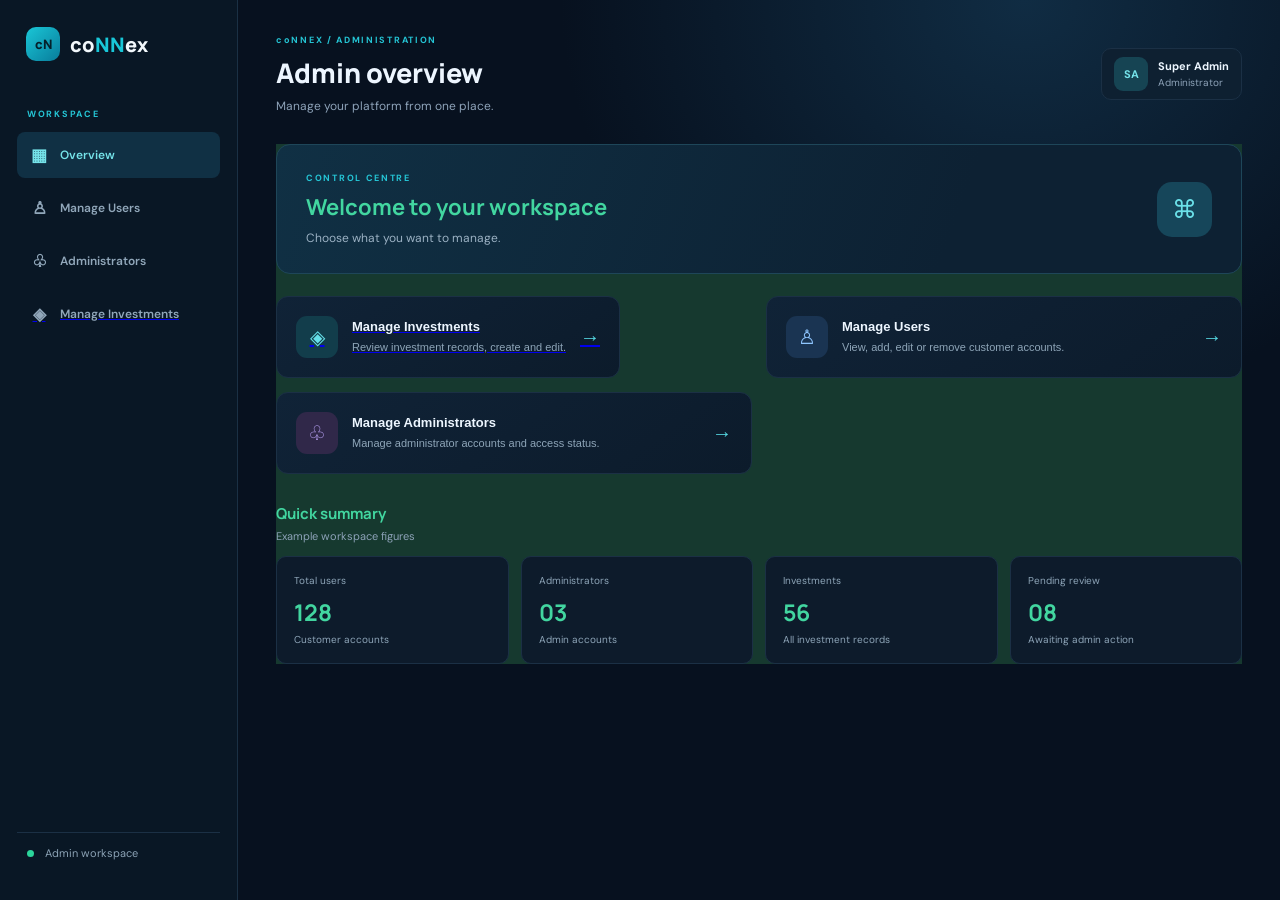
<file: admin.html>
<!DOCTYPE html>
<html lang="en">
<head>
    <meta charset="UTF-8">
    <meta name="viewport" content="width=device-width, initial-scale=1.0">

    <title>coNNex | Admin Workspace</title>

    <!-- Google Fonts -->
    <link rel="preconnect" href="https://fonts.googleapis.com">
    <link rel="preconnect" href="https://fonts.gstatic.com" crossorigin>

    <link href="https://fonts.googleapis.com/css2?family=DM+Sans:wght@400;500;600;700&family=Manrope:wght@500;600;700;800&display=swap" rel="stylesheet">

    <!-- CSS -->
    <link rel="stylesheet" href="./admin.css">
</head>

<body>

    <!-- SIDEBAR -->
    <aside class="sidebar">

        <a class="brand" href="#" data-page="home">
            <span class="brand-mark">cN</span>
            <span>co<span>NN</span>ex</span>
        </a>

        <p class="side-label">WORKSPACE</p>

        <nav>

            <button class="nav-link active" data-page="home">
                <span>▦</span> Overview
            </button>

            <button class="nav-link" data-page="users">
                <span>♙</span> Manage Users
            </button>

            <button class="nav-link" data-page="admins">
                <span>♧</span> Administrators
            </button>

            <a href="manageinvestment.html"><button class="nav-link" data-page="investments">
                <span>◈</span> Manage Investments
            </button></a>

        </nav>

        <div class="sidebar-bottom">
            <span class="online-dot"></span>
            Admin workspace
        </div>

    </aside>


    <!-- MAIN CONTENT -->
    <main class="main">

        <!-- TOP HEADER -->
        <header class="topbar">

            <div>
                <p class="eyebrow">coNNEX / ADMINISTRATION</p>

                <h1 id="page-title">Admin overview</h1>

                <p class="subhead" id="page-subtitle">
                    Manage your platform from one place.
                </p>
            </div>

            <div class="admin-chip">

                <span class="admin-avatar">SA</span>

                <span>
                    <b>Super Admin</b>
                    <small>Administrator</small>
                </span>

            </div>

        </header>


        <!-- ================================= -->
        <!-- ADMIN OVERVIEW / FIRST PAGE -->
        <!-- ================================= -->

        <section class="page-section active" id="home">

            <div class="welcome">

                <div>
                    <p class="eyebrow">CONTROL CENTRE</p>

                    <h2>Welcome to your workspace</h2>

                    <p>Choose what you want to manage.</p>
                </div>

                <div class="welcome-icon">⌘</div>

            </div>


            <!-- QUICK MANAGEMENT CARDS -->

            <div class="quick-grid">

                <a href="manageinvestment.html">
                    <button class="action-card" data-go="investments">

                    <span class="card-icon cyan">◈</span>

                    <span class="card-copy">
                        <b>Manage Investments</b>
                        <small>
                            Review investment records, create and edit.
                        </small>
                    </span>

                    <span class="card-arrow">→</span>

                </button>
                </a>


                <button class="action-card" data-go="users">

                    <span class="card-icon blue">♙</span>

                    <span class="card-copy">
                        <b>Manage Users</b>
                        <small>
                            View, add, edit or remove customer accounts.
                        </small>
                    </span>

                    <span class="card-arrow">→</span>

                </button>


                <button class="action-card" data-go="admins">

                    <span class="card-icon purple">♧</span>

                    <span class="card-copy">
                        <b>Manage Administrators</b>
                        <small>
                            Manage administrator accounts and access status.
                        </small>
                    </span>

                    <span class="card-arrow">→</span>

                </button>


                <!-- <button class="action-card" data-modal="investment">

                    <span class="card-icon gold">＋</span>

                    <span class="card-copy">
                        <b>Create Investment</b>
                        <small>
                            Open the investment creation form preview.
                        </small>
                    </span>

                    <span class="card-arrow">→</span>

                </button> -->

            </div>


            <!-- DASHBOARD SUMMARY -->

            <div class="section-heading">

                <div>
                    <h3>Quick summary</h3>
                    <p>Example workspace figures</p>
                </div>

            </div>


            <div class="stats-grid">

                <div class="stat-card">
                    <span>Total users</span>
                    <b>128</b>
                    <small>Customer accounts</small>
                </div>

                <div class="stat-card">
                    <span>Administrators</span>
                    <b>03</b>
                    <small>Admin accounts</small>
                </div>

                <div class="stat-card">
                    <span>Investments</span>
                    <b>56</b>
                    <small>All investment records</small>
                </div>

                <div class="stat-card">
                    <span>Pending review</span>
                    <b>08</b>
                    <small>Awaiting admin action</small>
                </div>

            </div>

        </section>


        <!-- ================================= -->
        <!-- MANAGE USERS PAGE -->
        <!-- ================================= -->

        <section class="page-section" id="users">

            <div class="section-toolbar">

                <div>
                    <h2>Users</h2>
                    <p>Manage customer accounts and account access.</p>
                </div>

                <button class="primary-btn" data-modal="user">
                    ＋ Add user
                </button>

            </div>


            <div class="table-panel">

                <div class="table-tools">

                    <input
                        class="search"
                        data-search="users-table"
                        placeholder="Search name, username or email..."
                    >

                    <span class="record-count">Customer accounts</span>

                </div>


                <div class="table-scroll">

                    <table id="users-table">

                        <thead>
                            <tr>
                                <th>USER</th>
                                <th>USERNAME</th>
                                <th>EMAIL ADDRESS</th>
                                <th>DATE JOINED</th>
                                <th>STATUS</th>
                                <th>ACTIONS</th>
                            </tr>
                        </thead>


                        <tbody>

                            <tr>
                                <td>
                                    <div class="person">
                                        <span class="avatar">JD</span>
                                        <b>John Daniels</b>
                                    </div>
                                </td>

                                <td>@jdaniels</td>
                                <td>john.daniels@email.com</td>
                                <td>24 Oct 2026</td>

                                <td>
                                    <span class="status active">Active</span>
                                </td>

                                <td>
                                    <div class="actions">
                                        <button class="mini-btn edit" data-edit="John Daniels">Edit</button>
                                        <button class="mini-btn delete" data-delete="John Daniels">Delete</button>
                                    </div>
                                </td>
                            </tr>


                            <tr>
                                <td>
                                    <div class="person">
                                        <span class="avatar violet">AM</span>
                                        <b>Amina Musa</b>
                                    </div>
                                </td>

                                <td>@aminam</td>
                                <td>amina.musa@email.com</td>
                                <td>21 Oct 2026</td>

                                <td>
                                    <span class="status active">Active</span>
                                </td>

                                <td>
                                    <div class="actions">
                                        <button class="mini-btn edit" data-edit="Amina Musa">Edit</button>
                                        <button class="mini-btn delete" data-delete="Amina Musa">Delete</button>
                                    </div>
                                </td>
                            </tr>


                            <tr>
                                <td>
                                    <div class="person">
                                        <span class="avatar amber">PK</span>
                                        <b>Peter King</b>
                                    </div>
                                </td>

                                <td>@pking</td>
                                <td>peter.king@email.com</td>
                                <td>18 Oct 2026</td>

                                <td>
                                    <span class="status pending">Pending</span>
                                </td>

                                <td>
                                    <div class="actions">
                                        <button class="mini-btn edit" data-edit="Peter King">Edit</button>
                                        <button class="mini-btn delete" data-delete="Peter King">Delete</button>
                                    </div>
                                </td>
                            </tr>


                            <tr>
                                <td>
                                    <div class="person">
                                        <span class="avatar rose">SO</span>
                                        <b>Sarah Okoro</b>
                                    </div>
                                </td>

                                <td>@sokoro</td>
                                <td>sarah.okoro@email.com</td>
                                <td>15 Oct 2026</td>

                                <td>
                                    <span class="status suspended">Suspended</span>
                                </td>

                                <td>
                                    <div class="actions">
                                        <button class="mini-btn edit" data-edit="Sarah Okoro">Edit</button>
                                        <button class="mini-btn delete" data-delete="Sarah Okoro">Delete</button>
                                    </div>
                                </td>
                            </tr>

                        </tbody>

                    </table>

                </div>


                <div class="table-foot">
                    Showing sample customer records

                    <span>‹　<span class="current-page">1</span>　›</span>
                </div>

            </div>

        </section>


        <!-- ================================= -->
        <!-- ADMINISTRATORS PAGE -->
        <!-- ================================= -->

        <section class="page-section" id="admins">

            <div class="section-toolbar">

                <div>
                    <h2>Administrators</h2>
                    <p>Manage people who can access the admin workspace.</p>
                </div>

                <button class="primary-btn" data-modal="admin">
                    ＋ Add administrator
                </button>

            </div>


            <div class="table-panel">

                <div class="table-tools">

                    <input
                        class="search"
                        data-search="admins-table"
                        placeholder="Search administrator or email..."
                    >

                    <span class="record-count">Admin accounts</span>

                </div>


                <div class="table-scroll">

                    <table id="admins-table">

                        <thead>
                            <tr>
                                <th>ADMINISTRATOR</th>
                                <th>USERNAME</th>
                                <th>EMAIL ADDRESS</th>
                                <th>DATE ADDED</th>
                                <th>STATUS</th>
                                <th>ACTIONS</th>
                            </tr>
                        </thead>


                        <tbody>

                            <tr>
                                <td>
                                    <div class="person">
                                        <span class="avatar">SA</span>
                                        <b>Super Admin</b>
                                    </div>
                                </td>

                                <td>@superadmin</td>
                                <td>admin@connex.example</td>
                                <td>02 Sep 2026</td>

                                <td>
                                    <span class="status active">Active</span>
                                </td>

                                <td>
                                    <div class="actions">
                                        <button class="mini-btn edit" data-edit="Super Admin">Edit</button>
                                        <button class="mini-btn delete" data-delete="Super Admin">Delete</button>
                                    </div>
                                </td>
                            </tr>


                            <tr>
                                <td>
                                    <div class="person">
                                        <span class="avatar violet">MO</span>
                                        <b>Michael Owen</b>
                                    </div>
                                </td>

                                <td>@mowen</td>
                                <td>m.owen@connex.example</td>
                                <td>11 Sep 2026</td>

                                <td>
                                    <span class="status active">Active</span>
                                </td>

                                <td>
                                    <div class="actions">
                                        <button class="mini-btn edit" data-edit="Michael Owen">Edit</button>
                                        <button class="mini-btn delete" data-delete="Michael Owen">Delete</button>
                                    </div>
                                </td>
                            </tr>


                            <tr>
                                <td>
                                    <div class="person">
                                        <span class="avatar amber">TA</span>
                                        <b>Tina Adams</b>
                                    </div>
                                </td>

                                <td>@tadams</td>
                                <td>t.adams@connex.example</td>
                                <td>06 Oct 2026</td>

                                <td>
                                    <span class="status pending">Invited</span>
                                </td>

                                <td>
                                    <div class="actions">
                                        <button class="mini-btn edit" data-edit="Tina Adams">Edit</button>
                                        <button class="mini-btn delete" data-delete="Tina Adams">Delete</button>
                                    </div>
                                </td>
                            </tr>

                        </tbody>

                    </table>

                </div>


                <div class="table-foot">
                    Showing sample administrator records

                    <span>‹　<span class="current-page">1</span>　›</span>
                </div>

            </div>

        </section>


        <!-- ================================= -->
        <!-- INVESTMENTS PAGE -->
        <!-- ================================= -->

        <section class="page-section" id="investments">

            <div class="section-toolbar">

                <div>
                    <h2>Investments</h2>
                    <p>Review and manage customer investment records.</p>
                </div>

                <button class="primary-btn" data-modal="investment">
                    ＋ Create investment
                </button>

            </div>


            <div class="table-panel">

                <div class="table-tools">

                    <input
                        class="search"
                        data-search="investments-table"
                        placeholder="Search investment ID or customer..."
                    >

                    <span class="record-count">Investment records</span>

                </div>


                <div class="table-scroll">

                    <table id="investments-table">

                        <thead>
                            <tr>
                                <th>INVESTMENT ID</th>
                                <th>CUSTOMER</th>
                                <th>PLAN</th>
                                <th>AMOUNT</th>
                                <th>START DATE</th>
                                <th>STATUS</th>
                                <th>ACTIONS</th>
                            </tr>
                        </thead>


                        <tbody>

                            <tr>
                                <td class="id">#CNX-1048</td>
                                <td>John Daniels</td>
                                <td><span class="plan basic">Basic</span></td>
                                <td class="amount">$250.00</td>
                                <td>28 Oct 2026</td>
                                <td><span class="status progress">In progress</span></td>

                                <td>
                                    <div class="actions">
                                        <button class="mini-btn edit" data-edit="CNX-1048">Edit</button>
                                        <button class="mini-btn delete" data-delete="CNX-1048">Delete</button>
                                    </div>
                                </td>
                            </tr>


                            <tr>
                                <td class="id">#CNX-1047</td>
                                <td>Amina Musa</td>
                                <td><span class="plan standard">Standard</span></td>
                                <td class="amount">$1,000.00</td>
                                <td>26 Oct 2026</td>
                                <td><span class="status pending">Pending</span>

                             </tr>

                             



    <script src="./admin.js"></script>
</body >                           
</html>
</file>
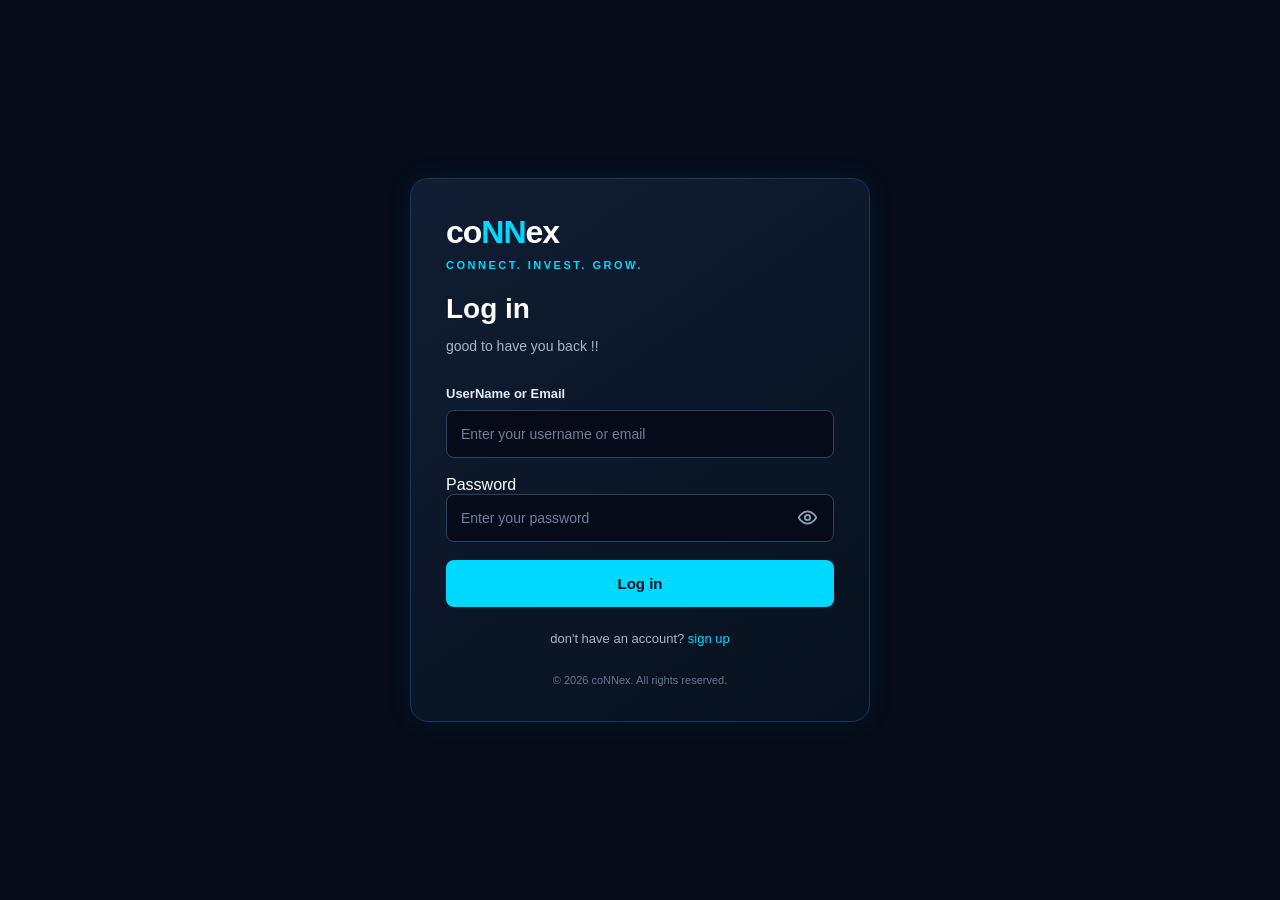
<file: login.html>
<!DOCTYPE html>
<html lang="en">
<head>
    <meta charset="UTF-8">
    <meta name="viewport" content="width=device-width, initial-scale=1.0">

    <title>coNNex | Create Account</title>

    <link rel="stylesheet" href="signup.css">
    <script src="signup.js" defer></script>
</head>
<body>


    <div id="preloader">
    <div class="loader-content">

      <div class="loader-logo">
        co<span>NN</span>ex
      </div>

      <div class="tagline">
        CONNECT. INVEST. GROW.
      </div>

      <div class="loader-spinner"></div>

      <p class="loading-text">
        loading your experience...
      </p>

    </div>
  </div>

    <div class="signup-container">

        <div class="logo">co<span>NN</span>ex</div>

        <p class="welcome-text">CONNECT. INVEST. GROW.</p>

        <h1>Log in</h1>

        <p class="subtitle">
           good to have you back !!
        </p>

        <form id="signupForm">

            <!-- <div class="input-group">
                <label for="fullname">Full Name</label>
                <input
                    type="text"
                    id="fullname"
                    name="fullname"
                    placeholder="Enter your full name"
                    autocomplete="name"
                    required
                >
            </div> -->

            <!-- <div class="input-group">
                <label for="username">Username</label>
                <input
                    type="text"
                    id="username"
                    name="username"
                    placeholder="Choose a username"
                    autocomplete="username"
                    minlength="3"
                    required
                >
            </div> -->

            <div class="input-group">
                <label for="email">UserName or Email</label>
                <input
                    type="text"
                    id="email"
                    name="UserName or Email"
                    placeholder="Enter your username or email "
                    required
                >
            </div>

             <!-- PASSWORD FIELD -->
<label for="password">Password</label>

<div class="input-group" id="password-wrapper">
    <input
        type="password"
        id="password"
        name="password"
        placeholder="Enter your password"
        required
    >

    <button
        type="button"
        class="password-toggle"
        data-target="password"
        aria-label="Show password"
        aria-pressed="false"
    >
        <svg class="eye-open" viewBox="0 0 24 24"
             fill="none" stroke="currentColor"
             stroke-width="2" stroke-linecap="round"
             stroke-linejoin="round">
            <path d="M2 12s3.6-7 10-7 10 7 10 7-3.6 7-10 7-10-7-10-7z"/>
            <circle cx="12" cy="12" r="3"/>
        </svg>

        <svg class="eye-closed" viewBox="0 0 24 24"
             fill="none" stroke="currentColor"
             stroke-width="2" stroke-linecap="round"
             stroke-linejoin="round">
            <path d="M3 3l18 18"/>
            <path d="M10.6 10.6a2 2 0 0 0 2.8 2.8"/>
            <path d="M9.9 5.2A10.8 10.8 0 0 1 12 5c6.4 0 10 7 10 7a15 15 0 0 1-3 3.8"/>
            <path d="M6.2 6.2C3.5 8 2 12 2 12s3.6 7 10 7c1.2 0 2.3-.2 3.3-.6"/>
        </svg>
    </button>
</div>

            <!-- <div class="input-group">
                <label for="confirmPassword">Confirm Password</label>
                <input
                    type="password"
                    id="confirmPassword"
                    name="confirmPassword"
                    placeholder="confirm your password"
                    autocomplete="new-password"
                    required
                >
            </div> -->
<!-- 
            <div class="input-group">
                <label for="gender">Gender</label>
                <select id="gender" name="gender" required>
                    <option value="" disabled selected>
                        Select your gender
                    </option>
                    <option value="male">Male</option>
                    <option value="female">Female</option>
                </select>
            </div> -->

            <!-- <div class="policy-group">
                <input
                    type="checkbox"
                    id="privacyPolicy"
                    name="privacyPolicy"
                    required
                >

                <label for="privacyPolicy">
                    I agree to the
                    <a href="policy.html" target="_blank"
                       rel="noopener noreferrer">Privacy Policy</a>
                    and understand how my information is used.
                </label>
            </div> -->

            <p id="formMessage" aria-live="polite"></p>

            <button type="submit" class="signup-btn">
                Log in
            </button>

        </form>

        <p class="login-text">
            don't have an account?
            <a href="signup.html">sign up</a>
        </p>

        <p class="footer-text">
            &copy; 2026 coNNex. All rights reserved.
        </p>

    </div>

</body>
</html>
</file>
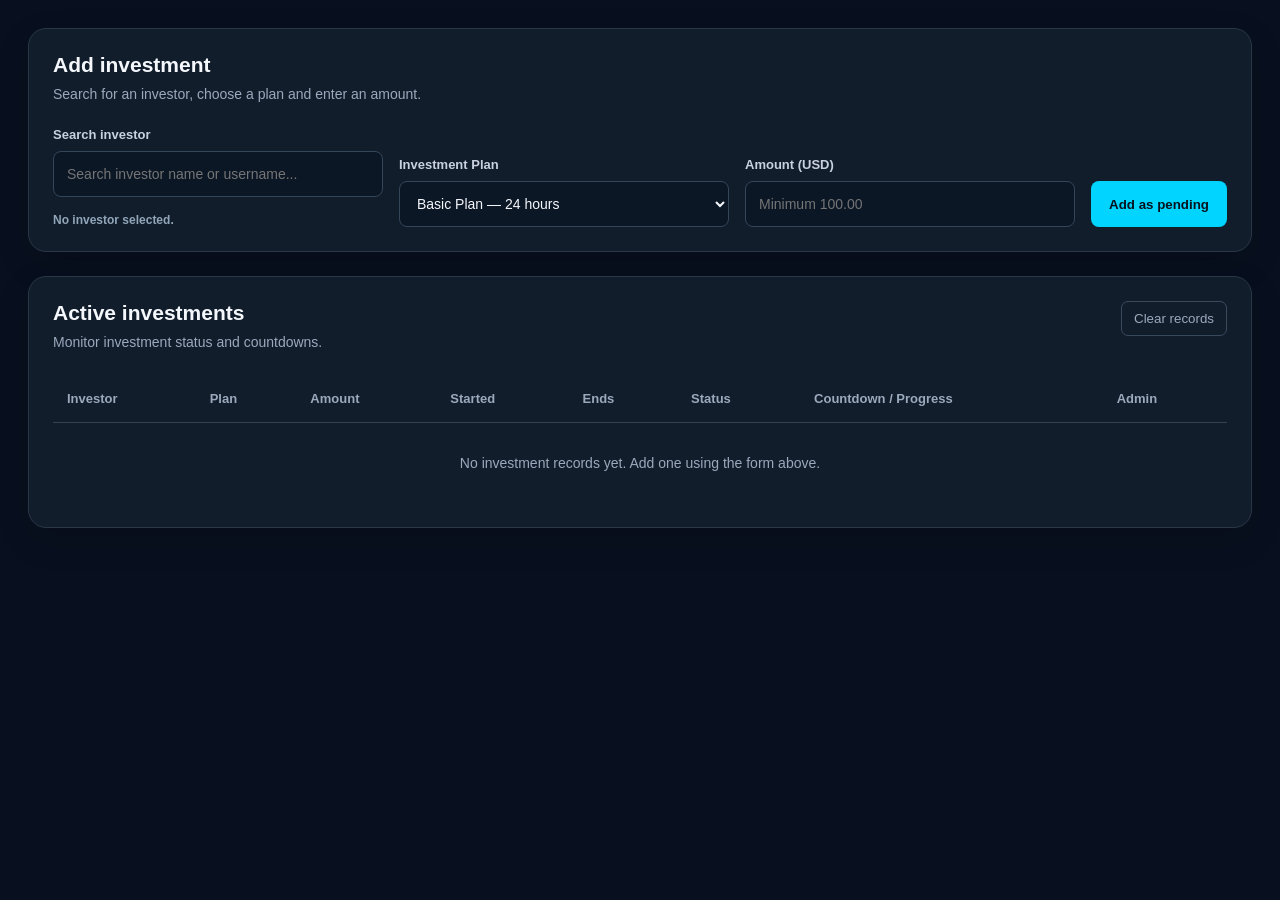
<file: manageinvestment.html>
<!DOCTYPE html>
<html lang="en">
<head>
    <meta charset="UTF-8">
    <meta name="viewport" content="width=device-width, initial-scale=1.0">

    <title>coNNex - Active Investments</title>

    <link rel="stylesheet" href="manageinvestment.css">
</head>

<body>

<main class="page">

    <!-- <header class="page-header">
        <div>
            <p class="eyebrow">coNNex ADMIN</p>
            <h1>Add / Active investments</h1>
            <p class="subheading">
                Create and monitor investment records.
            </p>
        </div>

        <span class="demo-badge">CNX</span>
    </header> -->

    <!-- ADMIN INVESTMENT FORM -->

    <section class="admin-panel">

        <div class="section-heading">
            <div>
                <h2>Add investment</h2>
                <p>Search for an investor, choose a plan and enter an amount.</p>
            </div>
        </div>

        <form id="investmentForm" class="form-grid">

            <!-- SEARCH INVESTOR -->

            <label class="investor-field">
                Search investor

                <input
                    type="text"
                    id="customerSearch"
                    placeholder="Search investor name or username..."
                    autocomplete="off"
                    required
                >

                <input type="hidden" id="customer">

                <div
                    id="customerResults"
                    class="customer-results"
                    hidden
                ></div>

                <small id="selectedCustomer" class="selected-customer">
                    No investor selected.
                </small>
            </label>

            <!-- INVESTMENT PLAN -->

            <label>
                Investment Plan

                <select id="plan" required>

                    <option value="basic">
                        Basic Plan — 24 hours
                    </option>

                    <option value="standard">
                        Standard Plan — 7 days
                    </option>

                    <option value="premium">
                        Premium Plan — 30 days
                    </option>

                    <option value="longterm">
                        Long-term Plan — 6 months
                    </option>

                </select>
            </label>

            <!-- INVESTMENT AMOUNT -->

            <label>
                Amount (USD)

                <input
                    type="number"
                    id="amount"
                    min="100"
                    step="0.01"
                    placeholder="Minimum 100.00"
                    required
                >
            </label>

            <div class="form-action">
                <button type="submit" class="primary-button">
                    Add as pending
                </button>
            </div>

        </form>

    </section>

    <!-- ACTIVE INVESTMENTS TABLE -->

    <section class="table-card">

        <div class="table-heading">

            <div>
                <h2>Active investments</h2>
                <p>Monitor investment status and countdowns.</p>
            </div>

            <button id="clearDemo" class="text-button" type="button">
                Clear records
            </button>

        </div>

        <div class="table-scroll">

            <table>

                <thead>
                    <tr>
                        <th>Investor</th>
                        <th>Plan</th>
                        <th>Amount</th>
                        <th>Started</th>
                        <th>Ends</th>
                        <th>Status</th>
                        <th>Countdown / Progress</th>
                        <th>Admin</th>
                    </tr>
                </thead>

                <tbody id="investmentRows">

                    <tr class="empty-row">
                        <td colspan="8">
                            No investment records yet.
                            Add one using the form above.
                        </td>
                    </tr>

                </tbody>

            </table>

        </div>

    </section>

</main>

<script src="manageinvestment.js"></script>

</body>
</html>
</file>
<file: admin.css>
/* ===============================
   GENERAL SETTINGS
================================ */

* {
    box-sizing: border-box;
}

:root {
    --bg: #07111f;
    --panel: #0d1b2b;
    --panel2: #102238;
    --line: #1b3045;
    --text: #edf6ff;
    --muted: #8da2b8;
    --cyan: #19c7d8;
}

body {
    margin: 0;
    background:
        radial-gradient(
            ellipse at 80% 0%,
            #102c43 0%,
            transparent 32%
        ),
        var(--bg);

    color: var(--text);
    font-family: 'DM Sans', sans-serif;
    min-height: 100vh;
}


/* ===============================
   SIDEBAR
================================ */

.sidebar {
    width: 238px;
    position: fixed;
    inset: 0 auto 0 0;
    background: #091725;
    border-right: 1px solid #1a3044;
    padding: 27px 17px;

    display: flex;
    flex-direction: column;
    z-index: 5;
}

.brand {
    display: flex;
    align-items: center;
    gap: 10px;

    text-decoration: none;
    color: #f2f8fc;

    font: 800 20px Manrope, sans-serif;

    padding: 0 9px 38px;
}

.brand > span:last-child span {
    color: var(--cyan);
}

.brand-mark {
    width: 34px;
    height: 34px;
    border-radius: 10px;

    background: linear-gradient(
        135deg,
        #1ac7d7,
        #087c9b
    );

    display: grid;
    place-items: center;

    color: #05202a;
    font-size: 13px;
}

.side-label {
    font-size: 9px;
    letter-spacing: 1.7px;
    color: #25c5d5;
    font-weight: 700;

    padding: 0 10px;
    margin-bottom: 12px;
}

.sidebar nav {
    display: grid;
    gap: 7px;
}

.nav-link {
    border: 0;
    background: transparent;

    color: #91a7ba;
    text-align: left;

    padding: 12px 13px;
    border-radius: 8px;

    font: 600 12px 'DM Sans';
    cursor: pointer;

    display: flex;
    align-items: center;
    gap: 12px;
}

.nav-link span {
    font-size: 17px;
    width: 18px;
    text-align: center;
}

.nav-link:hover,
.nav-link.active {
    background: #103044;
    color: #75e3e9;
}

.sidebar-bottom {
    margin-top: auto;
    padding: 13px 10px;

    color: #8ba2b5;
    font-size: 11px;

    border-top: 1px solid #1b3045;
}

.online-dot {
    display: inline-block;
    width: 7px;
    height: 7px;

    background: #2bd59b;
    border-radius: 50%;

    margin-right: 8px;
}


/* ===============================
   MAIN CONTENT
================================ */

.main {
    margin-left: 238px;
    padding: 34px 38px;
    max-width: 1600px;
}

.topbar {
    display: flex;
    justify-content: space-between;
    align-items: center;

    margin-bottom: 30px;
    gap: 20px;
}

.eyebrow {
    font-size: 9px;
    letter-spacing: 1.7px;
    color: #25c5d5;
    font-weight: 700;
    margin: 0 0 8px;
}

.topbar h1 {
    font: 800 27px Manrope;
    margin: 0;
}

.subhead {
    font-size: 12px;
    color: var(--muted);
    margin: 7px 0 0;
}

.admin-chip {
    display: flex;
    align-items: center;
    gap: 10px;

    background: #0e2031;
    border: 1px solid var(--line);

    border-radius: 10px;
    padding: 8px 12px;
}

.admin-avatar {
    width: 34px;
    height: 34px;
    border-radius: 9px;

    background: #164453;
    color: #75e4eb;

    display: grid;
    place-items: center;

    font-size: 11px;
    font-weight: 700;
}

.admin-chip b,
.admin-chip small {
    display: block;
}

.admin-chip b {
    font-size: 11px;
}

.admin-chip small {
    color: var(--muted);
    font-size: 10px;
    margin-top: 3px;
}


/* ===============================
   PAGE SWITCHING
================================ */

.page-section {
    display: none;
}

.page-section.active {
    display: block;
}


/* ===============================
   WELCOME CARD
================================ */

.welcome {
    background: linear-gradient(
        110deg,
        #103044,
        #0d2133 70%
    );

    border: 1px solid #1e4659;
    border-radius: 14px;

    padding: 27px 29px;

    display: flex;
    justify-content: space-between;
    align-items: center;

    margin-bottom: 22px;
}

.welcome h2 {
    font: 700 22px Manrope;
    margin: 0;
}

.welcome p:last-child {
    color: #9bb1c3;
    font-size: 12px;
    margin: 8px 0 0;
}

.welcome-icon {
    width: 55px;
    height: 55px;

    border-radius: 15px;
    background: #16465a;

    color: #6be1e9;

    display: grid;
    place-items: center;

    font-size: 25px;
}


/* ===============================
   QUICK MANAGEMENT CARDS
================================ */

.quick-grid {
    display: grid;
    grid-template-columns: repeat(2, minmax(0, 1fr));
    gap: 14px;
}

.action-card {
    border: 1px solid var(--line);

    background: linear-gradient(
        145deg,
        #102337,
        #0c1b2b
    );

    border-radius: 12px;
    padding: 19px;

    display: flex;
    align-items: center;
    gap: 14px;

    text-align: left;
    color: var(--text);

    cursor: pointer;
    transition: .2s;
}

.action-card:hover {
    border-color: #21899a;
    transform: translateY(-2px);
    background: #102a3d;
}

.card-icon {
    width: 42px;
    height: 42px;

    border-radius: 11px;

    display: grid;
    place-items: center;

    font-size: 20px;
    flex: none;
}

.card-icon.cyan {
    background: #123d4b;
    color: #66dfe8;
}

.card-icon.blue {
    background: #1a3452;
    color: #8fc6ff;
}

.card-icon.purple {
    background: #302849;
    color: #c0a9ff;
}

.card-icon.gold {
    background: #40351f;
    color: #ffd18b;
}

.card-copy {
    display: grid;
    gap: 5px;
    flex: 1;
}

.card-copy b {
    font-size: 13px;
}

.card-copy small {
    font-size: 11px;
    line-height: 1.5;
    color: #8ea5b8;
}

.card-arrow {
    color: #55d7e1;
    font-size: 20px;
}


/* ===============================
   SUMMARY CARDS
================================ */

.section-heading {
    margin: 29px 0 13px;
}

.section-heading h3 {
    font: 700 15px Manrope;
    margin: 0;
}

.section-heading p {
    font-size: 11px;
    color: var(--muted);
    margin: 5px 0;
}

.stats-grid {
    display: grid;
    grid-template-columns: repeat(4, minmax(0, 1fr));
    gap: 12px;
}

.stat-card {
    padding: 17px;

    border: 1px solid var(--line);
    background: #0d1b2b;

    border-radius: 10px;
}

.stat-card span,
.stat-card small {
    display: block;
    color: #8ea5b8;
    font-size: 10px;
}

.stat-card b {
    display: block;
    font: 700 23px Manrope;
    margin: 9px 0 5px;
}


/* ===============================
   SECTION HEADERS AND BUTTONS
================================ */

.section-toolbar {
    display: flex;
    align-items: center;
    justify-content: space-between;

    gap: 15px;
    margin: 8px 0 17px;
}

.section-toolbar h2 {
    font: 700 19px Manrope;
    margin: 0;
}

.section-toolbar p {
    font-size: 11px;
    color: var(--muted);
    margin: 6px 0 0;
}

.primary-btn,
.secondary-btn {
    border: 0;
    border-radius: 7px;

    padding: 11px 15px;

    font: 700 11px 'DM Sans';
    cursor: pointer;
}

.primary-btn {
    background: linear-gradient(
        120deg,
        #20cbd8,
        #0b8ca4
    );

    color: #06212a;
    box-shadow: 0 5px 16px #0a9daf24;
}

.primary-btn:hover {
    filter: brightness(1.1);
}

.secondary-btn {
    background: #172b3e;
    border: 1px solid #2b4358;
    color: #c4d4e1;
}


/* ===============================
   TABLE CONTAINER
================================ */

.table-panel {
    border: 1px solid var(--line);
    border-radius: 12px;

    background: #0c1a29;
    overflow: hidden;
}

.table-tools {
    display: flex;
    align-items: center;
    justify-content: space-between;

    padding: 15px 17px;
    gap: 12px;
}

.search {
    width: min(360px, 100%);

    background: #091725;
    border: 1px solid #263e53;
    border-radius: 7px;

    padding: 10px 12px;

    color: #eaf5fc;
    font: 11px 'DM Sans';

    outline: none;
}

.search:focus {
    border-color: #1aaabc;
}

.record-count {
    color: #8098ad;
    font-size: 10px;
}


/* ===============================
   TABLE STRUCTURE
================================ */

.table-scroll {
    overflow-x: auto;
}

table {
    width: 100%;
    border-collapse: collapse;
    min-width: 850px;
}

thead {
    background: #102337;
}

th {
    text-align: left;

    color: #829bb0;
    font-size: 9px;
    letter-spacing: 1px;

    padding: 14px 16px;

    border-block: 1px solid var(--line);
    white-space: nowrap;
}

td {
    padding: 14px 16px;

    border-bottom: 1px solid #1b2e41;

    color: #c3d2df;
    font-size: 11px;

    white-space: nowrap;
}

tbody tr:hover {
    background: #102538;
}

tbody tr:last-child td {
    border-bottom: 0;
}


/* ===============================
   USER AVATARS
================================ */

.person {
    display: flex;
    align-items: center;
    gap: 9px;

    color: #eef7fc;
}

.person b {
    font-size: 11px;
}

.avatar {
    width: 29px;
    height: 29px;

    border-radius: 8px;

    display: grid;
    place-items: center;

    background: #143d4b;
    color: #73e1e9;

    font-size: 9px;
    font-weight: 700;
}

.avatar.violet {
    background: #2b2547;
    color: #c0b0ff;
}

.avatar.amber {
    background: #45351f;
    color: #ffd38c;
}

.avatar.rose {
    background: #462735;
    color: #ffabc1;
}


/* ===============================
   STATUS LABELS
================================ */

.status {
    display: inline-flex;

    padding: 5px 9px;

    border-radius: 20px;

    font-size: 9px;
    font-weight: 700;
}

.status:before {
    content: '';

    width: 5px;
    height: 5px;

    border-radius: 50%;

    background: currentColor;
    margin: auto 6px auto 0;
}

.active,
.completed {
    color: #42d6a0;
    background: #16392f;
}

.pending {
    color: #f0bd64;
    background: #3b301e;
}

.suspended {
    color: #ff8493;
    background: #40232d;
}

.progress {
    color: #42d6e7;
    background: #123541;
}


/* ===============================
   EDIT AND DELETE BUTTONS
================================ */

.actions {
    display: flex;
    gap: 6px;
}

.mini-btn {
    border-radius: 5px;

    padding: 6px 9px;

    font: 600 9px 'DM Sans';
    cursor: pointer;
}

.mini-btn.edit {
    background: #123745;
    color: #75dce5;
    border: 1px solid #1b5967;
}

.mini-btn.delete {
    background: #3b222b;
    color: #ff9aa8;
    border: 1px solid #62313d;
}

.mini-btn:hover {
    filter: brightness(1.2);
}


/* ===============================
   INVESTMENT LABELS
================================ */

.id {
    color: #66dce6;
    font-weight: 700;
}

.amount {
    color: #f2f8fc;
    font-weight: 700;
}

.plan {
    padding: 5px 8px;
    border-radius: 5px;

    font-size: 9px;
    font-weight: 700;
}

.basic {
    background: #153b4a;
    color: #70dce8;
}

.standard {
    background: #252d50;
    color: #aebaff;
}

.premium {
    background: #49391f;
    color: #ffd28a;
}


/* ===============================
   TABLE FOOTER
================================ */

.table-foot {
    padding: 13px 17px;

    border-top: 1px solid var(--line);

    display: flex;
    justify-content: space-between;

    color: #8199ad;
    font-size: 10px;
}

.current-page {
    color: #6de2e9;
}


/* ===============================
   MODAL FORM
================================ */

.modal-backdrop {
    display: none;

    position: fixed;
    inset: 0;

    background: #020811c9;

    z-index: 10;

    align-items: center;
    justify-content: center;

    padding: 18px;
}

.modal-backdrop.open {
    display: flex;
}

.modal {
    width: min(480px, 100%);

    background: #0d1d2d;
    border: 1px solid #294459;
    border-radius: 14px;

    padding: 25px;
    position: relative;

    box-shadow: 0 25px 80px #0008;
}

.close-modal {
    position: absolute;
    right: 16px;
    top: 12px;

    border: 0;
    background: transparent;

    color: #9eb2c4;
    font-size: 25px;

    cursor: pointer;
}

.modal h2 {
    font: 700 21px Manrope;
    margin: 0;
}

.modal-description {
    color: #91a8bb;
    font-size: 11px;
    margin: 7px 0 19px;
}

.field-grid {
    display: grid;
    grid-template-columns: 1fr 1fr;
    gap: 12px;
}

.field {
    display: grid;
    gap: 6px;
    margin-bottom: 12px;
}

.field.full {
    grid-column: 1 / -1;
}

.field label {
    font-size: 10px;
    color: #a9bdcd;
}

.field input,
.field select {
    width: 100%;

    padding: 10px;

    background: #081725;
    border: 1px solid #2a4358;
    border-radius: 6px;

    color: #eaf5fc;
    font: 11px 'DM Sans';

    outline: none;
}

.field input:focus,
.field select:focus {
    border-color: #19b9ca;
}

.modal-actions {
    display: flex;
    justify-content: flex-end;
    gap: 8px;

    margin-top: 10px;
}

.form-notice {
    font-size: 9px;
    color: #748ca1;

    margin: 14px 0 0;
    text-align: right;
}


/* ===============================
   RESPONSIVE DESIGN
================================ */

@media (max-width: 900px) {

    .sidebar {
        width: 205px;
    }

    .main {
        margin-left: 205px;
        padding: 28px 22px;
    }

    .stats-grid {
        grid-template-columns: repeat(2, 1fr);
    }

}


@media (max-width: 650px) {

    .sidebar {
        position: static;
        width: auto;
        height: auto;

        padding: 13px;

        display: block;

        border-right: 0;
        border-bottom: 1px solid var(--line);
    }

    .brand {
        padding: 0 5px 13px;
    }

    .side-label,
    .sidebar-bottom {
        display: none;
    }

    .sidebar nav {
        display: flex;
        overflow-x: auto;
    }

    .nav-link {
        white-space: nowrap;
        padding: 9px 11px;
        font-size: 10px;
    }

    .main {
        margin: 0;
        padding: 23px 13px;
    }

    .topbar {
        align-items: flex-start;
    }

    .topbar h1 {
        font-size: 22px;
    }

    .admin-chip {
        padding: 6px;
    }

    .admin-chip small {
        display: none;
    }

    .welcome {
        padding: 20px;
    }

    .welcome h2 {
        font-size: 18px;
    }

    .quick-grid {
        grid-template-columns: 1fr;
    }

    .stats-grid {
        grid-template-columns: repeat(2, 1fr);
    }

    .section-toolbar {
        align-items: flex-start;
        flex-direction: column;
    }

    .field-grid {
        grid-template-columns: 1fr;
    }

    .field.full {
        grid-column: auto;
    }

}
</file>
<file: signup.css>
* {
    margin: 0;
    padding: 0;
    box-sizing: border-box;
}

body {
    min-height: 100vh;
    padding: 35px 16px;
    display: flex;
    justify-content: center;
    align-items: center;

    background: #050b18;
    color: #ffffff;
    font-family: Arial, sans-serif;
}


/* loader design */


/* Preloader */
    #preloader {
      position: fixed;
      inset: 0;
      width: 100%;
      height: 100%;
      background: #050b18;
      display: flex;
      align-items: center;
      justify-content: center;
      z-index: 9;
      opacity: 1;
      visibility: visible;
      transition: opacity 0.5s ease,
     visibility 0.5s ease;
    }

    #preloader.hide {
      opacity: 0;
      visibility: hidden;
      pointer-events: none;
    }

    .loader-content {
      text-align: center;
      animation: fadeIn 0.6s ease;
    }

    /* Logo */
    .loader-logo {
      font-size: 42px;
      font-weight: 800;
      letter-spacing: 2px;
      margin-bottom: 30px;
      text-shadow: 0 0 20px #00d5ff30;
    }

    .loader-logo span {
      color: #00d5ff;
    }

    .tagline {
      color: #8da4bf;
      font-size: 11px;
      letter-spacing: 4px;
      margin-top: -20px;
      margin-bottom: 30px;
    }

    /* Spinner */
    .loader-spinner {
      width: 48px;
      height: 48px;
      margin: 0 auto 22px;
      border: 4px solid #1b2a40;
      border-top: 4px solid #00d5ff;
      border-right: 4px solid #00d5ff;
      border-radius: 50%;
      animation: spin 0.7s linear infinite;
      box-shadow: 0 0 18px #00d5ff20;
    }

    .loading-text {
      color: #9db3cc;
      font-size: 13px;
      letter-spacing: 1px;
      animation: pulse 1s ease-in-out infinite;
    }

     /* Animations */
    @keyframes spin {
      to {
        transform: rotate(360deg);
      }
    }

    @keyframes pulse {
      0%, 100% { opacity: 0.5; }
      50% { opacity: 1; }
    }

    @keyframes fadeIn {
      from {
        opacity: 0;
        transform: translateY(10px);
      }
      to {
        opacity: 1;
        transform: translateY(0);
      }
    }

    @media (prefers-reduced-motion: reduce) {
      *, *::before, *::after {
        animation-duration: 0.01ms !important;
        animation-iteration-count: 1 !important;
        transition-duration: 0.01ms !important;
      }
    }



.signup-container {
    width: 100%;
    max-width: 460px;
    padding: 35px;

    background: linear-gradient(145deg, #101d32, #07111f);
    border: 1px solid #123b55;
    border-radius: 18px;

    box-shadow: 0 0 30px rgba(0, 217, 255, 0.07);
}

.logo {
    margin-bottom: 8px;
    color: #ffffff;
    font-size: 32px;
    font-weight: 800;
    letter-spacing: -1px;
}

.logo span {
    color: #00d9ff;
}

.welcome-text {
    margin-bottom: 22px;
    color: #00d9ff;
    font-size: 11px;
    font-weight: bold;
    letter-spacing: 2.5px;
}

h1 {
    margin-bottom: 10px;
    font-size: 28px;
}

.subtitle {
    margin-bottom: 28px;
    color: #a8b5c8;
    font-size: 14px;
    line-height: 1.6;
}

.input-group {
    margin-bottom: 18px;
    position: relative;
}

.input-group label {
    display: block;
    margin-bottom: 9px;
    color: #e4edf8;
    font-size: 13px;
    font-weight: 600;
}

.input-group input,
.input-group select {
    width: 100%;
    height: 48px;
    padding: 0 14px;

    color: #ffffff;
    background: #050b18;

    border: 1px solid #28445b;
    border-radius: 8px;
    outline: none;

    font-size: 14px;
    transition: border-color 0.3s, box-shadow 0.3s;
}

.input-group input::placeholder {
    color: #6f8097;
}

.input-group select {
    cursor: pointer;
}

.input-group select option {
    background: #0b1728;
    color: #ffffff;
}

.input-group input:focus,
.input-group select:focus {
    border-color: #00d9ff;
    box-shadow: 0 0 0 3px rgba(0, 217, 255, 0.08);
}

.policy-group {
    display: flex;
    align-items: flex-start;
    gap: 10px;
    margin: 22px 0;
}

.policy-group input {
    width: 16px;
    height: 16px;
    margin-top: 3px;
    flex-shrink: 0;
    accent-color: #00d9ff;
    cursor: pointer;
}

.policy-group label {
    color: #a8b5c8;
    font-size: 12px;
    line-height: 1.7;
}

#eye,#eye-slash{
    position:absolute;
    top: 0;
    margin-right: 80px;
    margin-top: 500px;
    z-index: 1;
}

a {
    color: #00d9ff;
    text-decoration: none;
}

a:hover {
    text-decoration: underline;
}

.signup-btn {
    width: 100%;
    padding: 15px;

    border: none;
    border-radius: 8px;

    background: #00d9ff;
    color: #03111b;

    font-size: 15px;
    font-weight: bold;
    cursor: pointer;
    transition: 0.3s;
}

.signup-btn:hover {
    background: #00b8dc;
    transform: translateY(-2px);
    box-shadow: 0 5px 18px rgba(0, 217, 255, 0.15);
}

.signup-btn:focus-visible,
a:focus-visible {
    outline: 2px solid #ffffff;
    outline-offset: 3px;
}

#formMessage {
    margin: 0 0 15px;
    font-size: 13px;
    line-height: 1.5;
}

#formMessage.error {
    color: #ff7777;
}

#formMessage.success {
    color: #00d9a0;
}

.login-text {
    margin-top: 24px;
    text-align: center;
    color: #a8b5c8;
    font-size: 13px;
}

.footer-text {
    margin-top: 28px;
    text-align: center;
    color: #65758b;
    font-size: 11px;
}

/* Mobile screens */

@media (max-width: 480px) {
    body {
        padding: 20px 12px;
        align-items: flex-start;
    }

    .signup-container {
        padding: 25px 20px;
        border-radius: 14px;
    }

    h1 {
        font-size: 25px;
    }
}

/* PASSWORD SHOW/HIDE TOGGLE */

.password-wrapper {
    position: relative;
    width: 100%;
}

.password-wrapper input {
    width: 100%;
    padding-right: 48px;
    box-sizing: border-box;
}

.password-toggle {
    position: absolute;
    right: 12px;
    top: 50%;
    transform: translateY(-50%);

    display: flex;
    align-items: center;
    justify-content: center;

    width: 30px;
    height: 30px;

    padding: 0;
    border: none;
    background: transparent;

    color: #8da5bb;
    cursor: pointer;
}

.password-toggle:hover {
    color: #00d9ff;
}

.password-toggle svg {
    width: 21px;
    height: 21px;
}

.password-toggle .eye-closed {
    display: none;
}

.password-toggle.showing .eye-open {
    display: none;
}

.password-toggle.showing .eye-closed {
    display: block;
}
</file>
<file: manageinvestment.css>
* {
    box-sizing: border-box;
    margin: 0;
    padding: 0;
}

:root {
    color-scheme: dark;

    --page: #080f1e;
    --panel: #121d2c;
    --border: #293747;
    --muted: #9aa9bc;
    --text: #f4f7fb;
    --cyan: #00d4ff;
    --green: #39ce79;
    --amber: #f3b84b;
    --red: #ff7777;
}

body {
    min-height: 100vh;
    background: var(--page);
    color: var(--text);
    font-family: Arial, Helvetica, sans-serif;
    padding: 28px;
}

.page {
    width: min(1500px, 100%);
    margin: 0 auto;
}

/* HEADER */

.page-header,
.table-heading,
.section-heading {
    display: flex;
    align-items: center;
    justify-content: space-between;
    gap: 18px;
}

.page-header {
    margin-bottom: 26px;
}

.eyebrow {
    color: var(--cyan);
    font-size: 11px;
    font-weight: 700;
    letter-spacing: 2px;
    margin-bottom: 9px;
}

h1 {
    font-size: clamp(26px, 4vw, 36px);
    margin-bottom: 8px;
}

.subheading,
.section-heading p,
.table-heading p,
.form-note,
.footer-note {
    color: var(--muted);
    line-height: 1.5;
    font-size: 14px;
}

.demo-badge {
    color: #ffd27a;
    background: #3a2d16;
    border: 1px solid #6d5428;
    border-radius: 999px;
    padding: 8px 12px;
    font-size: 11px;
    font-weight: 700;
    white-space: nowrap;
}


/* CONTAINERS */

.admin-panel,
.table-card {
    background: var(--panel);
    border: 1px solid var(--border);
    border-radius: 18px;
    padding: 24px;
    margin-bottom: 24px;

    box-shadow: 0 12px 35px rgba(0, 0, 0, 0.12);
}

.section-heading,
.table-heading {
    margin-bottom: 22px;
}

h2 {
    font-size: 21px;
    margin-bottom: 7px;
}


/* FORM */

.form-grid {
    display: grid;
    grid-template-columns: repeat(3, minmax(180px, 1fr)) auto;
    align-items: end;
    gap: 16px;
}

label {
    display: grid;
    gap: 9px;
    color: #c8d2df;
    font-size: 13px;
    font-weight: 600;
}

input,
select {
    width: 100%;
    min-height: 46px;

    border: 1px solid #34465a;
    border-radius: 8px;

    background: #0c1726;
    color: var(--text);

    padding: 0 13px;
    outline: none;
    font-size: 14px;
}

input:focus,
select:focus {
    border-color: var(--cyan);

    box-shadow: 0 0 0 3px rgba(0, 212, 255, 0.1);
}

.primary-button {
    min-height: 46px;
    padding: 0 18px;

    border: none;
    border-radius: 8px;

    background: var(--cyan);
    color: #06121d;

    font-weight: 700;
    cursor: pointer;
    white-space: nowrap;
}

.primary-button:hover {
    filter: brightness(1.08);
}

.form-note {
    margin-top: 16px;
    font-size: 12px;
}


/* TABLE */

.table-heading {
    align-items: flex-start;
}

.text-button {
    background: transparent;
    color: var(--muted);

    border: 1px solid #3a4a5d;
    padding: 9px 12px;
    border-radius: 7px;

    cursor: pointer;
}

.text-button:hover {
    color: var(--text);
    border-color: var(--cyan);
}

.table-scroll {
    overflow-x: auto;
}

table {
    width: 100%;
    min-width: 1050px;
    border-collapse: collapse;
    text-align: left;
}

th {
    color: var(--muted);
    font-size: 13px;
    font-weight: 700;

    padding: 16px 14px;

    border-bottom: 1px solid #344253;
    white-space: nowrap;
}

td {
    padding: 20px 14px;

    border-bottom: 1px solid rgba(52, 66, 83, 0.65);

    vertical-align: middle;
    font-size: 14px;
}

tbody tr:last-child td {
    border-bottom: none;
}

.plan-name {
    font-weight: 700;
    font-size: 15px;
    margin-bottom: 6px;
}

.plan-duration,
.date-small {
    color: var(--muted);
    font-size: 12px;
    line-height: 1.5;
}

.amount {
    font-weight: 700;
    white-space: nowrap;
}


/* STATUS */

.status {
    display: inline-block;

    border-radius: 999px;
    padding: 8px 12px;

    font-weight: 700;
    font-size: 12px;
    white-space: nowrap;
}

.status.pending {
    color: var(--amber);
    background: rgba(243, 184, 75, 0.12);
}

.status.in-progress {
    color: var(--cyan);
    background: rgba(0, 212, 255, 0.12);
}

.status.completed {
    color: var(--green);
    background: rgba(57, 206, 121, 0.13);
}


/* COUNTDOWN */

.progress-cell {
    min-width: 220px;
}

.progress-label {
    color: var(--cyan);
    font-weight: 700;
    margin-bottom: 9px;
}

.progress-track {
    width: 100%;
    height: 11px;

    overflow: hidden;

    background: #263547;
    border-radius: 999px;

    margin-bottom: 8px;
}

.progress-fill {
    height: 100%;
    width: 0%;

    border-radius: inherit;

    background: linear-gradient(
        90deg,
        #08a94e,
        #7be9a9
    );

    transition: width 0.5s linear;
}

.progress-meta {
    display: flex;
    justify-content: space-between;

    color: var(--muted);
    font-size: 12px;
}

.progress-meta strong {
    color: var(--cyan);
}

.completed-message {
    color: var(--green);
    font-weight: 700;
    font-size: 15px;
}


/* ADMIN ACTIONS */

.activate-button {
    display: block;

    background: rgba(0, 212, 255, 0.13);
    color: var(--cyan);

    border: 1px solid rgba(0, 212, 255, 0.5);
    border-radius: 6px;

    padding: 7px 10px;
    margin-bottom: 7px;

    cursor: pointer;
    font-weight: 700;
}

.activate-button:hover {
    background: rgba(0, 212, 255, 0.22);
}

.admin-actions {
    white-space: nowrap;
}

.row-action {
    background: transparent;
    color: var(--red);

    border: 1px solid rgba(255, 119, 119, 0.45);
    border-radius: 6px;

    padding: 7px 9px;
    cursor: pointer;
}

.empty-row td {
    color: var(--muted);
    text-align: center;
    padding: 32px 12px;
}

.footer-note {
    font-size: 12px;
    margin: 4px 2px 20px;
}


/* RESPONSIVE DESIGN */

@media (max-width: 1050px) {

    .form-grid {
        grid-template-columns: repeat(2, minmax(180px, 1fr));
    }

}

@media (max-width: 620px) {

    body {
        padding: 16px;
    }

    .page-header,
    .table-heading {
        align-items: flex-start;
        flex-direction: column;
    }

    .admin-panel,
    .table-card {
        padding: 17px;
        border-radius: 13px;
    }

    .form-grid {
        grid-template-columns: 1fr;
    }

    .primary-button {
        width: 100%;
    }

}

/* =====================================
   INVESTOR SEARCH
===================================== */

.investor-field {
    position: relative;
}

.customer-results {
    position: absolute;
    top: calc(100% - 2px);
    left: 0;
    width: 100%;
    max-height: 240px;
    overflow-y: auto;
    background: #101c2b;
    border: 1px solid #263b50;
    border-radius: 10px;
    z-index: 100;
    box-shadow: 0 12px 25px rgba(0, 0, 0, 0.3);
}

.customer-results[hidden] {
    display: none;
}

.customer-option {
    width: 100%;
    display: flex;
    align-items: center;
    gap: 12px;
    padding: 12px;
    border: none;
    border-bottom: 1px solid #263b50;
    background: transparent;
    color: #ffffff;
    text-align: left;
    cursor: pointer;
}

.customer-option:hover {
    background: #1b3045;
}

.customer-avatar {
    width: 36px;
    height: 36px;
    display: flex;
    align-items: center;
    justify-content: center;
    border-radius: 50%;
    background: #123d4a;
    color: #39d5c3;
    font-weight: bold;
}

.customer-info {
    display: flex;
    flex-direction: column;
    gap: 3px;
}

.customer-info small,
.selected-customer {
    color: #91a6b9;
    font-size: 12px;
}

.selected-customer {
    display: block;
    margin-top: 7px;
}

.no-customer {
    padding: 15px;
    color: #91a6b9;
    font-size: 13px;
}

.status-badge.pending {
    color: #f0bd55;
}

.status-badge.in-progress {
    color: #39c9e5;
}

.status-badge.completed,
.completed-text {
    color: #36d58a;
}

.progress-track {
    width: 100%;
    height: 6px;
    margin: 7px 0;
    overflow: hidden;
    border-radius: 10px;
    background: #263b50;
}

.progress-fill {
    height: 100%;
    border-radius: 10px;
    background: #25c6b2;
}

.activate-button,
.delete-button {
    display: block;
    margin: 4px 0;
    cursor: pointer;
}
</file>
